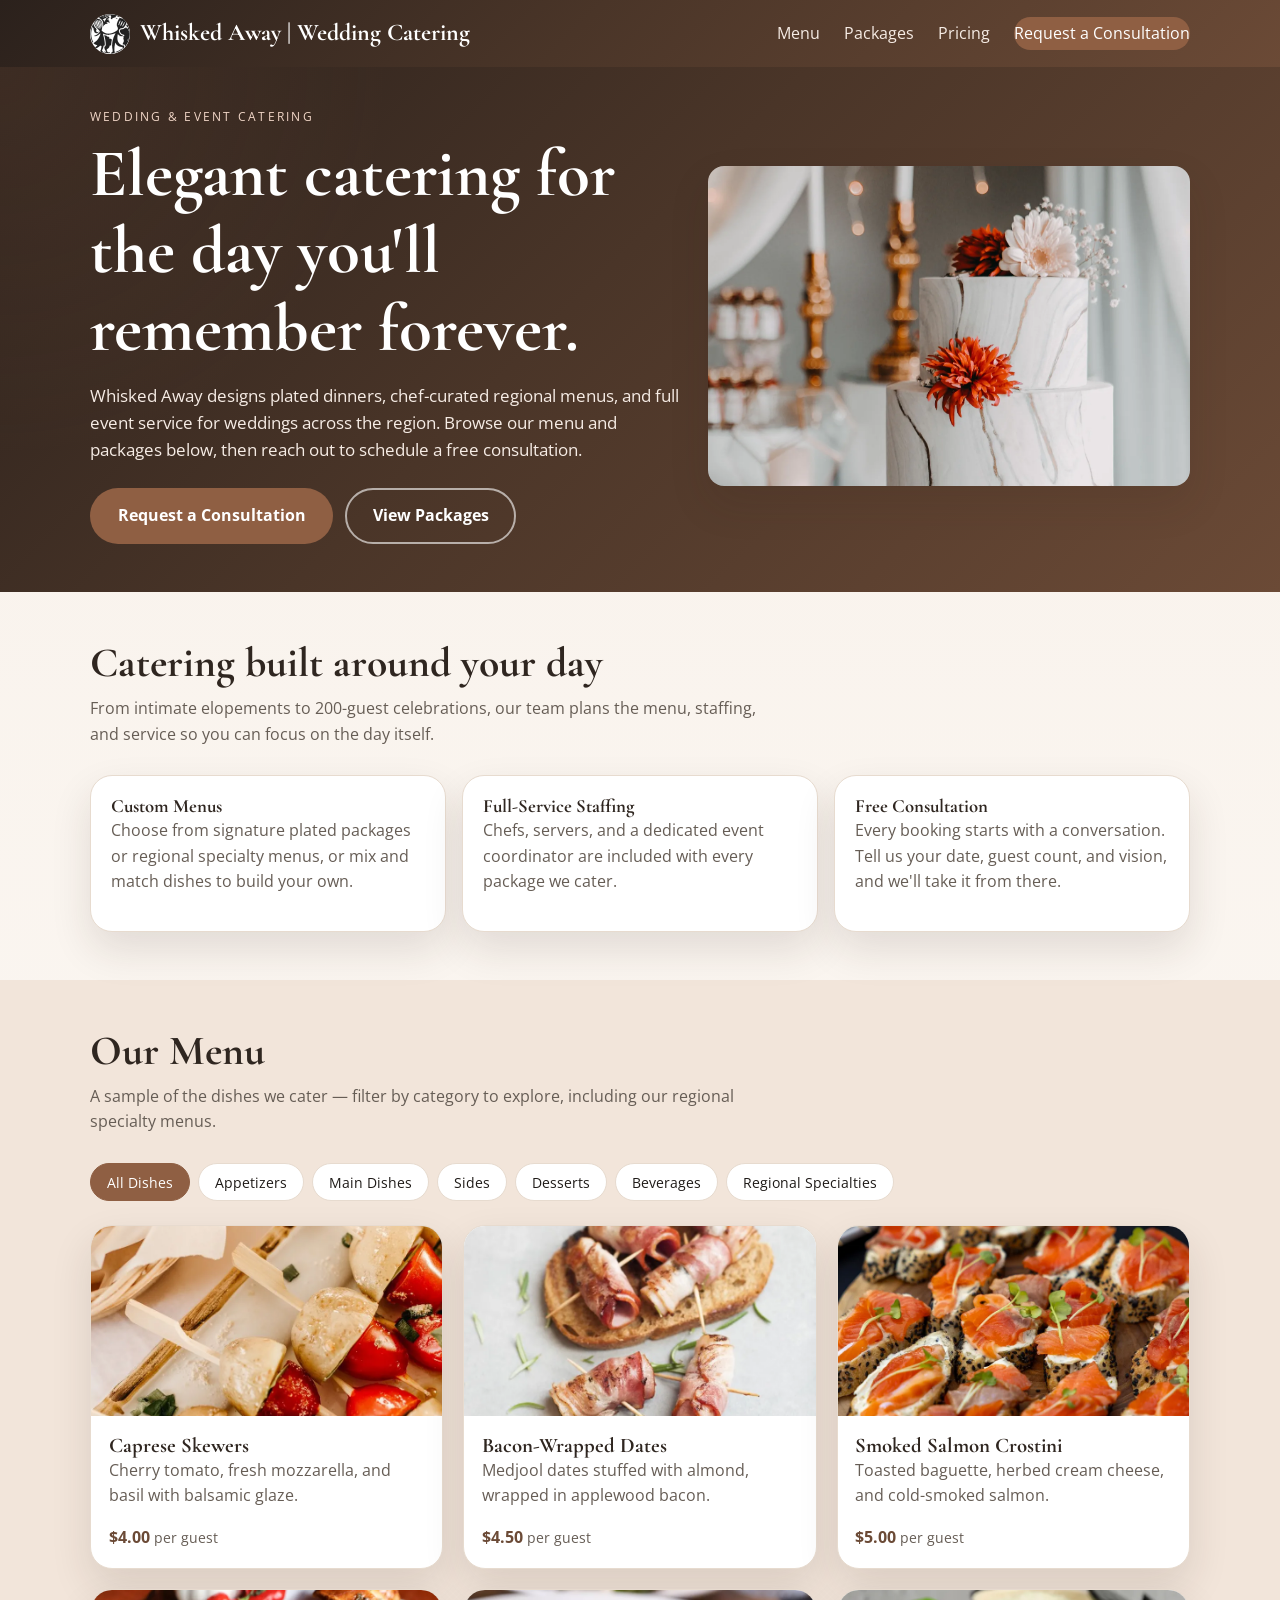
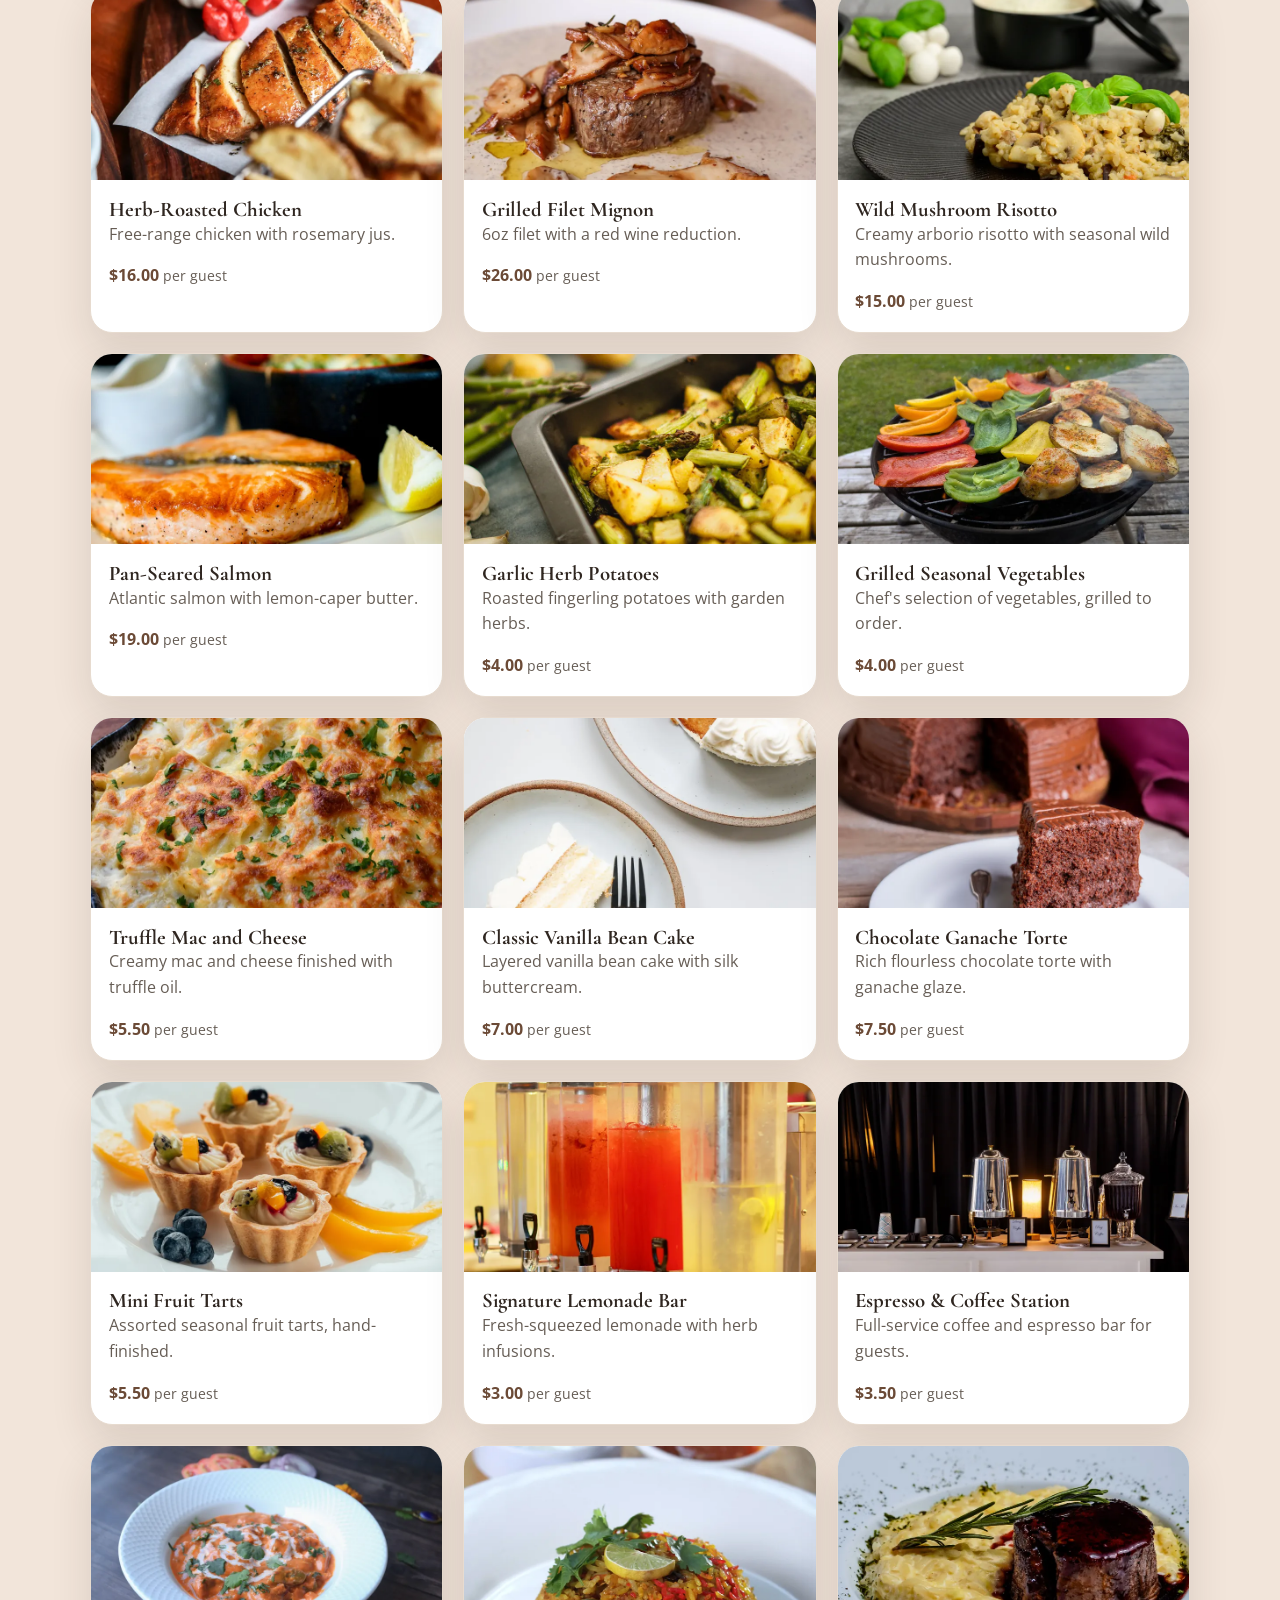
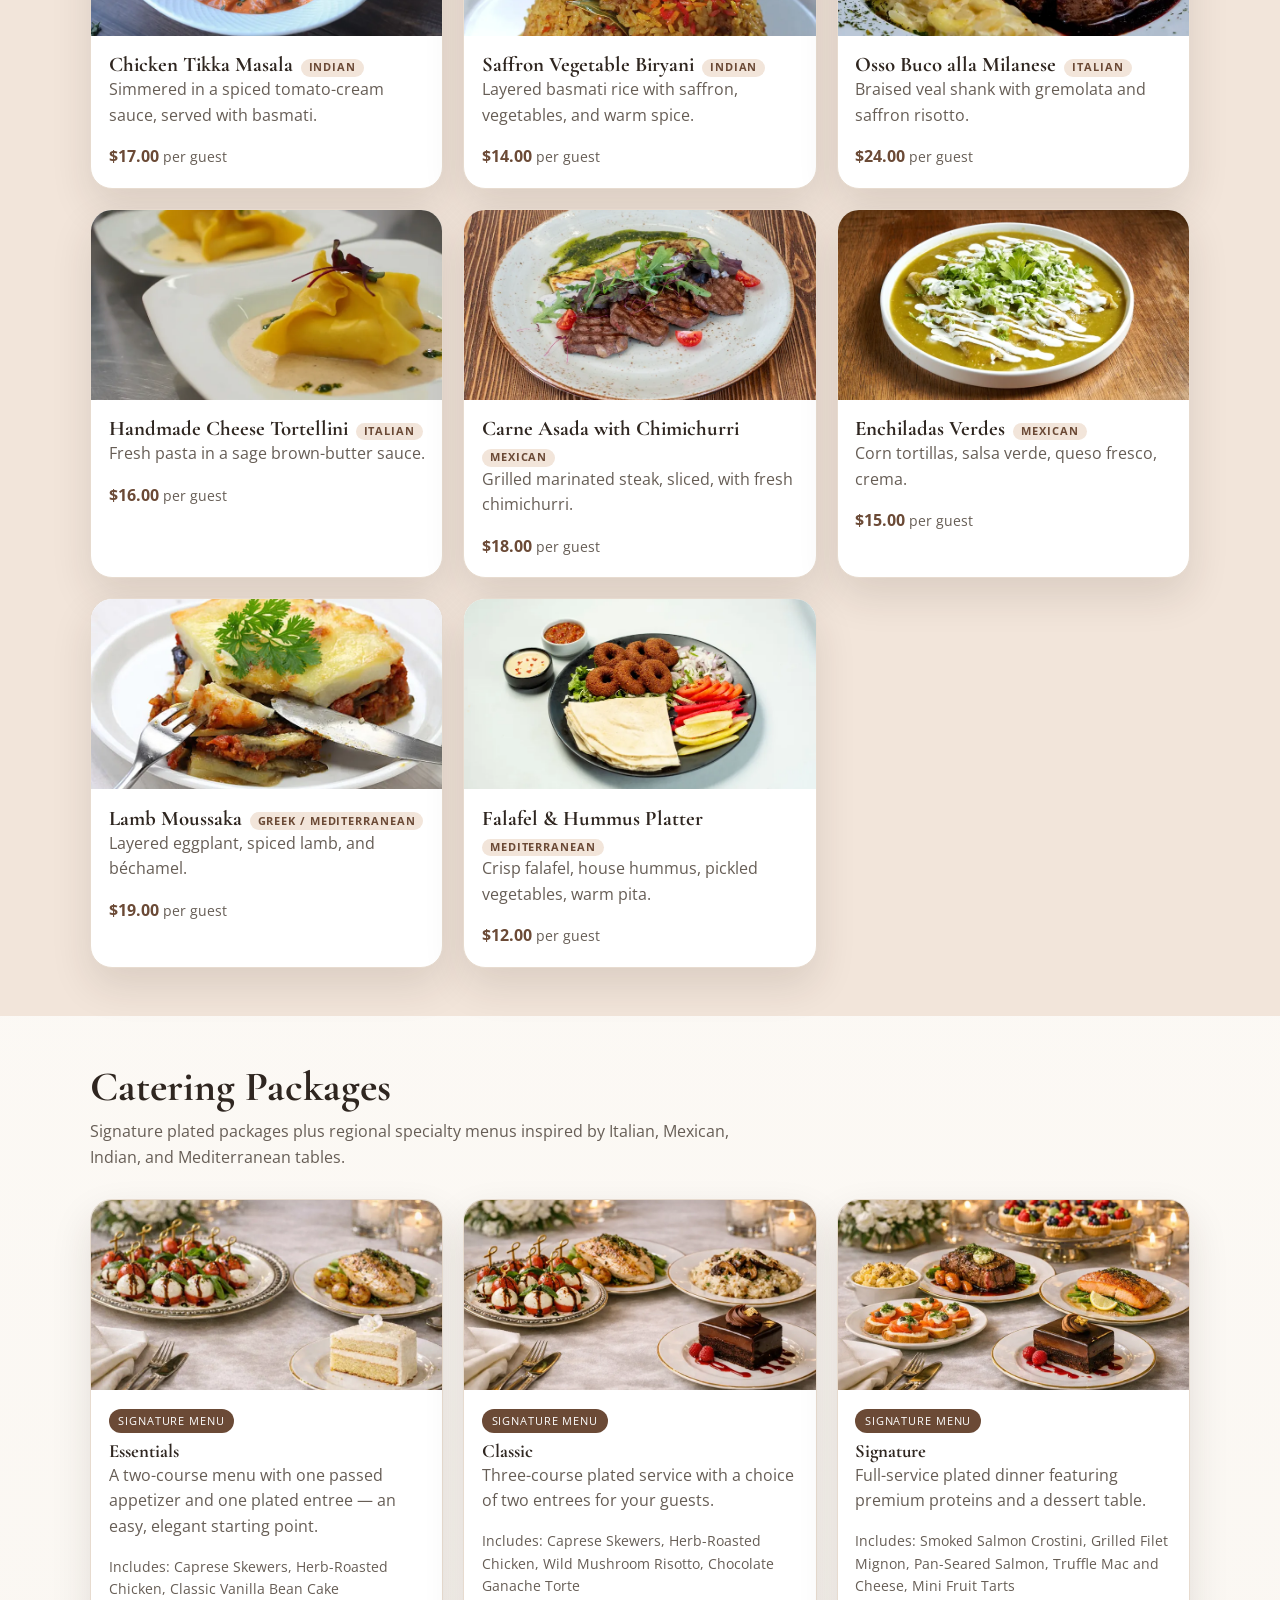
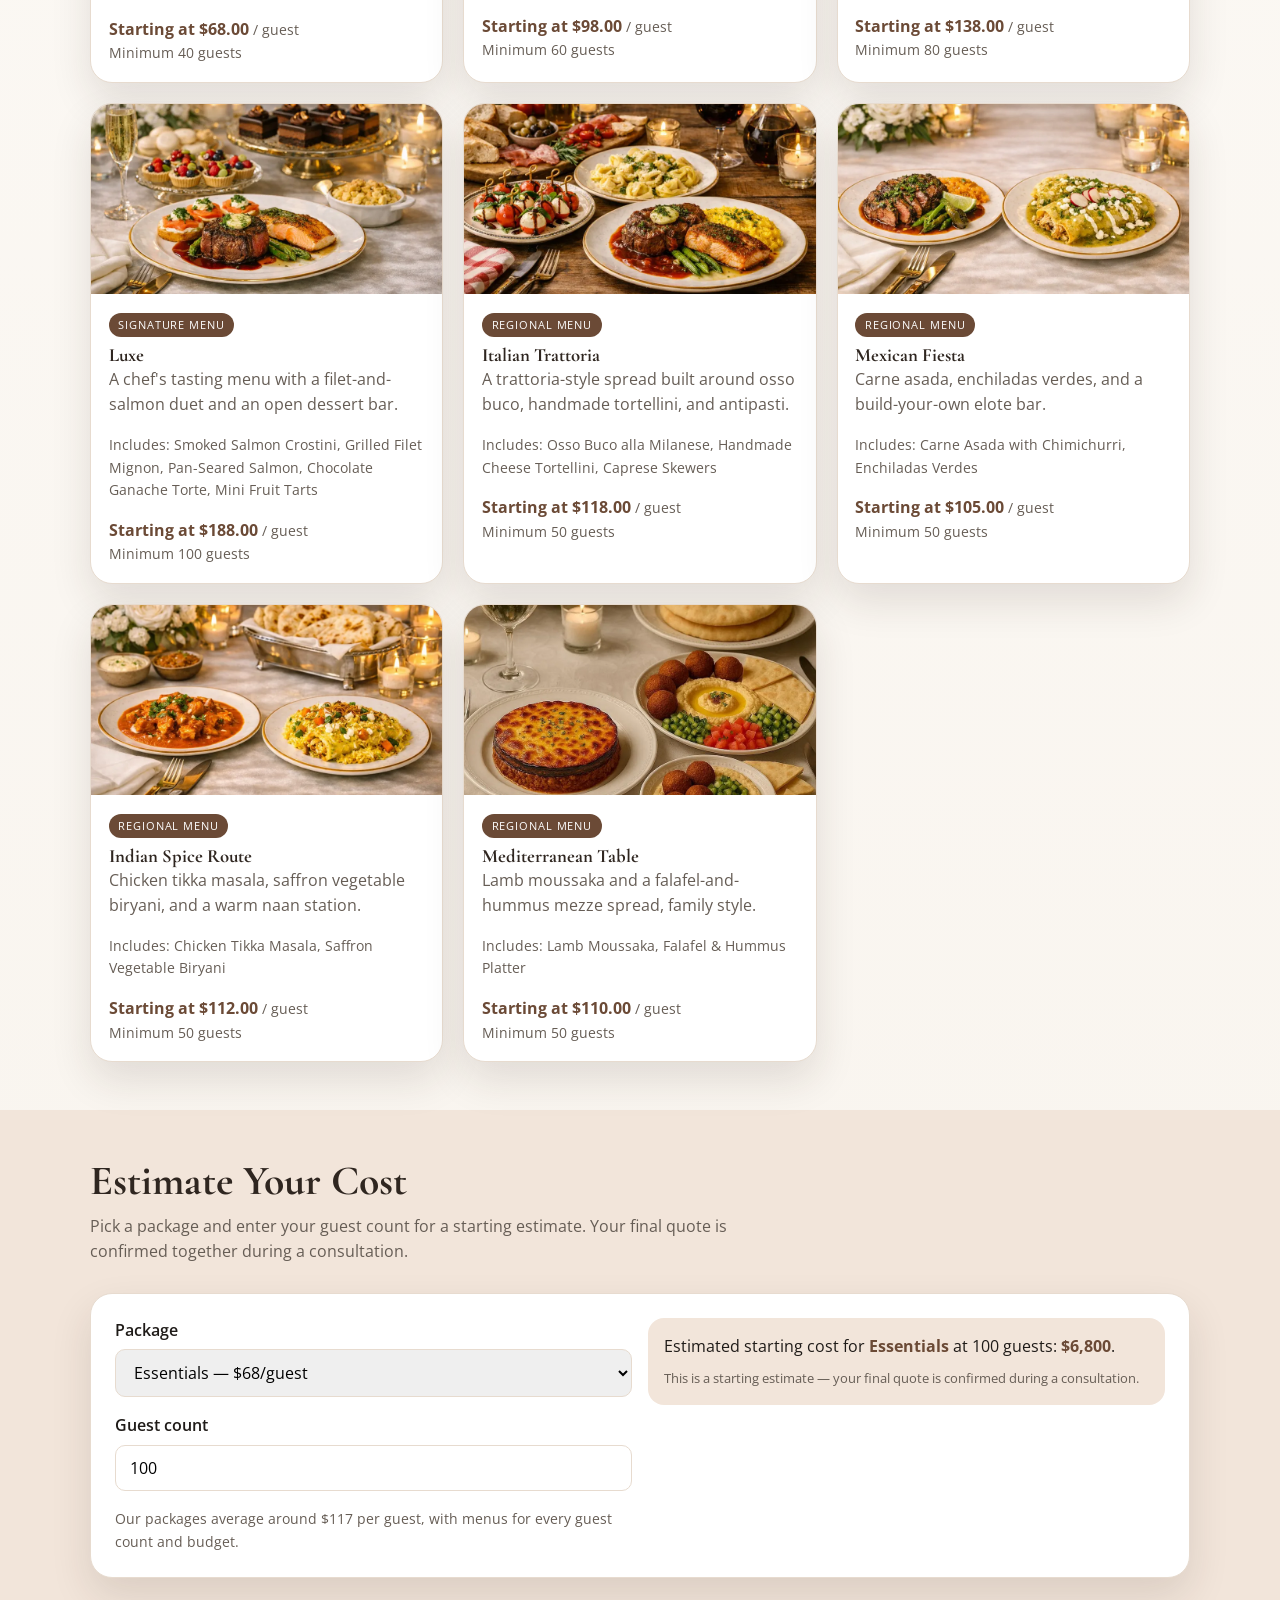
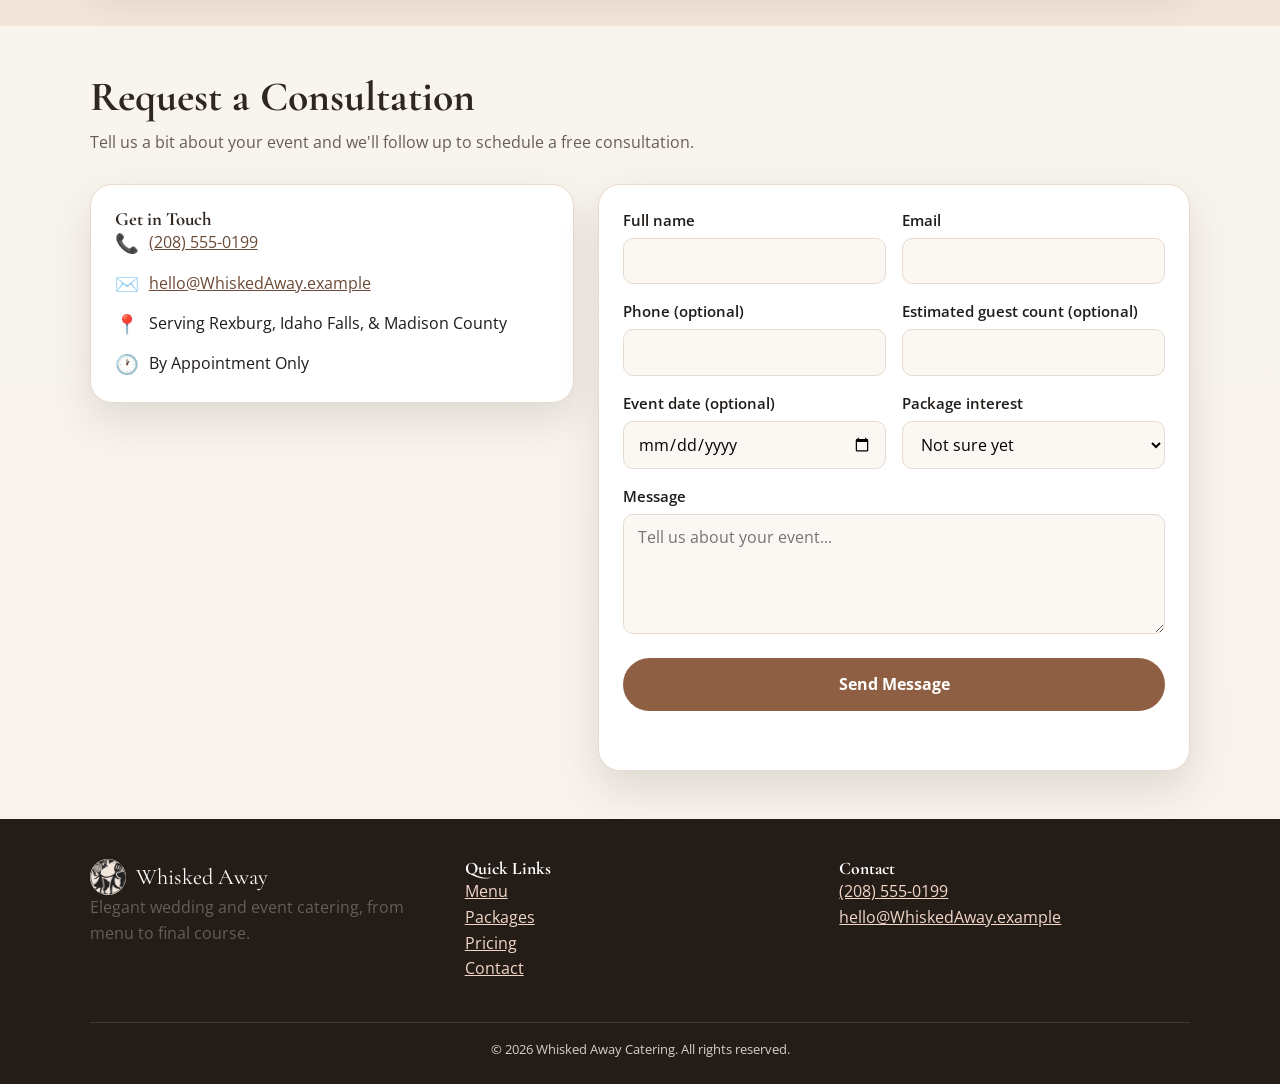
<file: index.html>
<!DOCTYPE html>
<html lang="en">
<head>
  <meta charset="UTF-8">
  <meta name="viewport" content="width=device-width, initial-scale=1.0">
  <title>Whisked Away | Wedding Catering</title>
  <meta name="description" content="Whisked Away is a wedding catering company offering plated dinners, regional specialty menus, and full event catering. Request a free consultation.">

  <link rel="icon" href="images/site/favicon.webp" type="image/webp">
  <link rel="apple-touch-icon" href="images/site/favicon.webp">
  <link rel="preconnect" href="https://fonts.googleapis.com">
  <link rel="preconnect" href="https://fonts.gstatic.com" crossorigin>
  <link rel="stylesheet" href="https://fonts.googleapis.com/css2?family=Cormorant+Garamond:wght@600;700&family=Open+Sans:wght@400;600;700&display=swap" media="print" onload="this.media='all'">
  <noscript><link rel="stylesheet" href="https://fonts.googleapis.com/css2?family=Cormorant+Garamond:wght@600;700&family=Open+Sans:wght@400;600;700&display=swap"></noscript>
  <link rel="stylesheet" href="styles/main.css">
  <script src="js/data.js" defer></script>
  <script src="js/app.js" defer></script>
</head>
<body>
  <a class="skip-link" href="#main">Skip to content</a>

  <header class="site-header">
    <div class="container nav">
      <a class="nav__brand" href="#top">
        <img src="images/site/logo-mark.webp" alt="" width="160" height="160">
        Whisked Away | Wedding Catering
      </a>

      <button class="nav__toggle" type="button" aria-expanded="false" aria-controls="primary-menu">
        Menu
      </button>

      <ul class="nav__menu" id="primary-menu">
        <li><a href="#gallery">Menu</a></li>
        <li><a href="#packages">Packages</a></li>
        <li><a href="#pricing">Pricing</a></li>
        <li><a href="#contact" class="nav__cta">Request a Consultation</a></li>
      </ul>
    </div>
  </header>

  <main id="main">
    <section class="hero" id="top">
      <div class="container hero__grid">
        <div>
          <p class="eyebrow">Wedding &amp; Event Catering</p>
          <h1>Elegant catering for the day you'll remember forever.</h1>
          <p class="hero__summary">
            Whisked Away designs plated dinners, chef-curated regional menus, and full event service
            for weddings across the region. Browse our menu and packages below, then reach out to
            schedule a free consultation.
          </p>
          <div class="hero__actions">
            <a class="btn btn--primary" href="#contact">Request a Consultation</a>
            <a class="btn btn--ghost" href="#packages">View Packages</a>
          </div>
        </div>
        <div class="hero__image">
          <img src="images/site/hero-tablescape.webp" alt="Elegant wedding cake" width="1600" height="900" fetchpriority="high">
        </div>
      </div>
    </section>

    <section class="section" id="about">
      <div class="container">
        <div class="section__head">
          <h2>Catering built around your day</h2>
          <p>From intimate elopements to 200-guest celebrations, our team plans the menu, staffing, and service so you can focus on the day itself.</p>
        </div>
        <div class="about__grid">
          <div class="about__card">
            <h3>Custom Menus</h3>
            <p>Choose from signature plated packages or regional specialty menus, or mix and match dishes to build your own.</p>
          </div>
          <div class="about__card">
            <h3>Full-Service Staffing</h3>
            <p>Chefs, servers, and a dedicated event coordinator are included with every package we cater.</p>
          </div>
          <div class="about__card">
            <h3>Free Consultation</h3>
            <p>Every booking starts with a conversation. Tell us your date, guest count, and vision, and we'll take it from there.</p>
          </div>
        </div>
      </div>
    </section>

    <section class="section section--muted" id="gallery">
      <div class="container">
        <div class="section__head">
          <h2>Our Menu</h2>
          <p>A sample of the dishes we cater — filter by category to explore, including our regional specialty menus.</p>
        </div>
        <div class="gallery__filters" role="group" aria-label="Filter menu by category"></div>
        <div class="gallery__grid"></div>
      </div>
    </section>

    <section class="section" id="packages">
      <div class="container">
        <div class="section__head">
          <h2>Catering Packages</h2>
          <p>Signature plated packages plus regional specialty menus inspired by Italian, Mexican, Indian, and Mediterranean tables.</p>
        </div>
        <div class="packages__grid"></div>
      </div>
    </section>

    <section class="section section--muted" id="pricing">
      <div class="container">
        <div class="section__head">
          <h2>Estimate Your Cost</h2>
          <p>Pick a package and enter your guest count for a starting estimate. Your final quote is confirmed together during a consultation.</p>
        </div>
        <div class="estimator">
          <div class="estimator__controls">
            <div>
              <label for="estimate-package">Package</label>
              <select id="estimate-package"></select>
            </div>
            <div>
              <label for="estimate-guests">Guest count</label>
              <input type="number" id="estimate-guests" min="1" step="1" value="100" inputmode="numeric">
            </div>
            <p class="estimator__average"></p>
          </div>
          <div class="estimator__result" aria-live="polite"></div>
        </div>
      </div>
    </section>

    <section class="section" id="contact">
      <div class="container">
        <div class="section__head">
          <h2>Request a Consultation</h2>
          <p>Tell us a bit about your event and we'll follow up to schedule a free consultation.</p>
        </div>

        <div class="contact__grid">
          <div class="contact__details">
            <h3>Get in Touch</h3>
            <ul>
              <li><span class="icon" aria-hidden="true">📞</span> <a href="tel:+13105550199">(208) 555-0199</a></li>
              <li><span class="icon" aria-hidden="true">✉️</span> <a href="mailto:hello@WhiskedAway.example">hello@WhiskedAway.example</a></li>
              <li><span class="icon" aria-hidden="true">📍</span> Serving Rexburg, Idaho Falls, &amp; Madison County</li>
              <li><span class="icon" aria-hidden="true">🕐</span> By Appointment Only</li>
            </ul>
          </div>

          <form class="contact-form" id="contact-form" novalidate>
            <div class="form-row">
              <div class="form-group">
                <label for="contact-name">Full name</label>
                <input type="text" id="contact-name" name="name" autocomplete="name" required>
              </div>
              <div class="form-group">
                <label for="contact-email">Email</label>
                <input type="email" id="contact-email" name="email" autocomplete="email" required>
              </div>
            </div>

            <div class="form-row">
              <div class="form-group">
                <label for="contact-phone">Phone (optional)</label>
                <input type="tel" id="contact-phone" name="phone" autocomplete="tel">
              </div>
              <div class="form-group">
                <label for="contact-guests">Estimated guest count (optional)</label>
                <input type="number" id="contact-guests" name="guest_count" min="1">
              </div>
            </div>

            <div class="form-row">
              <div class="form-group">
                <label for="contact-date">Event date (optional)</label>
                <input type="date" id="contact-date" name="event_date">
              </div>
              <div class="form-group">
                <label for="contact-package">Package interest</label>
                <select id="contact-package" name="preferred_package"></select>
              </div>
            </div>

            <div class="form-group">
              <label for="contact-message">Message</label>
              <textarea id="contact-message" name="message" required placeholder="Tell us about your event..."></textarea>
            </div>

            <!-- Honeypot: real users never see or fill this field -->
            <div class="form-group form-group--honeypot" aria-hidden="true">
              <label for="contact-website">Leave this field blank</label>
              <input type="text" id="contact-website" name="website" tabindex="-1" autocomplete="off">
            </div>

            <button class="btn btn--primary" type="submit">Send Message</button>
            <div class="form__status" role="status" aria-live="polite"></div>
          </form>
        </div>
      </div>
    </section>
  </main>

  <footer class="site-footer">
    <div class="container">
      <div class="footer__grid">
        <div>
          <div class="footer__brand">
              <img src="images/site/logo-mark.webp" alt="" width="160" height="160">
            Whisked Away
          </div>
          <p>Elegant wedding and event catering, from menu to final course.</p>
        </div>
        <div>
          <h3 style="color:#fff; font-size:1.1rem;">Quick Links</h3>
          <p><a href="#gallery">Menu</a><br><a href="#packages">Packages</a><br><a href="#pricing">Pricing</a><br><a href="#contact">Contact</a></p>
        </div>
        <div>
          <h3 style="color:#fff; font-size:1.1rem;">Contact</h3>
          <p>
            <a href="tel:+13105550199">(208) 555-0199</a><br>
            <a href="mailto:hello@WhiskedAway.example">hello@WhiskedAway.example</a>
          </p>
        </div>
      </div>
      <div class="footer__bottom">
        &copy; <span id="current-year"></span> Whisked Away Catering. All rights reserved.
      </div>
    </div>
  </footer>

</body>
</html>
</file>
<file: styles/main.css>
/* =====================================================================
   WhiskedAway — main stylesheet
   Mobile-first. Palette and type carried over from the site plan
   (styles/site-plan.css) so the built site matches the wireframe.
   ===================================================================== */

*,
*::before,
*::after {
  box-sizing: border-box;
}

:root {
  --ink: #1f1b18;
  --muted: #665d55;
  --paper: #fbf7f2;
  --panel: #ffffff;
  --accent: #8f5f43;
  --accent-dark: #6b4a36;
  --accent-soft: #f2e5da;
  --border: #e7dbcf;
  --success: #3f6b4a;
  --success-bg: #e8f2ea;
  --error: #a13f3f;
  --error-bg: #fbe9e9;
  --shadow: 0 18px 40px rgba(53, 37, 28, 0.12);
  --radius-lg: 22px;
  --radius-md: 16px;
  --radius-sm: 10px;
  --max-width: 1100px;
}

html {
  background: linear-gradient(180deg, #f8f1ea 0%, #fefcf9 35%, #f7f2eb 100%);
  scroll-behavior: smooth;
}

body {
  margin: 0;
  color: var(--ink);
  font-family: "Open Sans", Arial, sans-serif;
  line-height: 1.6;
}

img {
  max-width: 100%;
  display: block;
  border-radius: var(--radius-md);
  background: var(--accent-soft);
}

h1,
h2,
h3 {
  margin: 0;
  font-family: "Cormorant Garamond", Georgia, serif;
  line-height: 1.15;
  color: #2f2620;
}

p {
  margin: 0 0 1rem;
  color: var(--muted);
}

a {
  color: var(--accent-dark);
}

.container {
  width: min(100% - 2.5rem, var(--max-width));
  margin-inline: auto;
}

/* Skip link for keyboard/screen-reader users */
.skip-link {
  position: absolute;
  left: -999px;
  top: 0;
  background: var(--ink);
  color: #fff;
  padding: 0.75rem 1.25rem;
  z-index: 100;
  border-radius: 0 0 var(--radius-sm) 0;
}

.skip-link:focus {
  left: 0;
}

:focus-visible {
  outline: 3px solid var(--accent-dark);
  outline-offset: 2px;
}

/* ---------------------------------------------------------------------
   Header / nav
   --------------------------------------------------------------------- */
.site-header {
  background: linear-gradient(135deg, #2b211c 0%, #4a3528 45%, #6b4a36 100%);
  color: #fff;
  position: sticky;
  top: 0;
  z-index: 20;
}

.nav {
  display: flex;
  align-items: center;
  justify-content: space-between;
  padding-block: 0.85rem;
}

.nav__brand {
  display: flex;
  align-items: center;
  gap: 0.6rem;
  color: #fff;
  text-decoration: none;
  font-family: "Cormorant Garamond", Georgia, serif;
  font-size: 1.5rem;
  font-weight: 700;
}

.nav__brand img {
  width: 40px;
  height: 40px;
  border-radius: 50%;
  background: #fff;
}

.nav__toggle {
  background: transparent;
  border: 1px solid rgba(255, 255, 255, 0.4);
  color: #fff;
  border-radius: var(--radius-sm);
  padding: 0.5rem 0.75rem;
  font-size: 1rem;
  cursor: pointer;
}

.nav__menu {
  list-style: none;
  margin: 0;
  padding: 0;
  display: none;
  flex-direction: column;
  gap: 0.25rem;
  position: absolute;
  left: 0;
  right: 0;
  top: 100%;
  background: #362a22;
  padding: 1rem 1.25rem 1.5rem;
}

.nav__menu.is-open {
  display: flex;
}

.nav__menu a {
  color: #f6ece5;
  text-decoration: none;
  display: block;
  padding: 0.6rem 0.25rem;
  border-bottom: 1px solid rgba(255, 255, 255, 0.08);
}

.nav__cta {
  background: var(--accent);
  color: #fff !important;
  border-radius: 999px;
  text-align: center;
  margin-top: 0.5rem;
}

/* ---------------------------------------------------------------------
   Hero
   --------------------------------------------------------------------- */
.hero {
  padding: 2.5rem 0 3rem;
  background:
    radial-gradient(circle at top left, rgba(143, 95, 67, 0.18), transparent 28%),
    linear-gradient(135deg, #2b211c 0%, #4a3528 45%, #6b4a36 100%);
  color: #fff;
}

.hero__grid {
  display: grid;
  gap: 1.75rem;
}

.eyebrow {
  margin: 0 0 0.5rem;
  letter-spacing: 0.18em;
  text-transform: uppercase;
  font-size: 0.78rem;
  color: #f2d7c8;
}

.hero h1 {
  color: #fff;
  font-size: clamp(2.6rem, 8vw, 4.2rem);
}

.hero__summary {
  max-width: 38rem;
  margin: 1rem 0 1.5rem;
  font-size: clamp(0.95rem, 2vw, 1.05rem);
  color: #f6ece5;
}

.hero__actions {
  display: flex;
  flex-wrap: wrap;
  gap: 0.75rem;
}

.hero__image img {
  width: 100%;
  height: 240px;
  object-fit: cover;
  box-shadow: var(--shadow);
}

.btn {
  display: inline-block;
  border-radius: 999px;
  padding: 0.85rem 1.6rem;
  font-weight: 700;
  text-decoration: none;
  border: 2px solid transparent;
  cursor: pointer;
  font-size: 1rem;
  font-family: inherit;
}

.btn--primary {
  background: var(--accent);
  color: #fff;
}

.btn--ghost {
  background: transparent;
  color: #fff;
  border-color: rgba(255, 255, 255, 0.6);
}

/* ---------------------------------------------------------------------
   Shared section layout
   --------------------------------------------------------------------- */
.section {
  padding: 3rem 0;
}

.section--muted {
  background: var(--accent-soft);
}

.section__head {
  max-width: 42rem;
  margin-bottom: 1.75rem;
}

.section__head h2 {
  font-size: clamp(1.9rem, 5vw, 2.6rem);
  margin-bottom: 0.5rem;
}

/* ---------------------------------------------------------------------
   About
   --------------------------------------------------------------------- */
.about__grid {
  display: grid;
  gap: 1rem;
}

.about__card {
  background: var(--panel);
  border: 1px solid var(--border);
  border-radius: var(--radius-lg);
  padding: 1.25rem;
  box-shadow: var(--shadow);
}

/* ---------------------------------------------------------------------
   Food gallery
   --------------------------------------------------------------------- */
.gallery__filters {
  display: flex;
  flex-wrap: wrap;
  gap: 0.5rem;
  margin-bottom: 1.5rem;
}

.gallery__filters button {
  border: 1px solid var(--border);
  background: var(--panel);
  color: var(--ink);
  border-radius: 999px;
  padding: 0.55rem 1rem;
  font-size: 0.9rem;
  cursor: pointer;
  font-family: inherit;
}

.gallery__filters button.is-active {
  background: var(--accent);
  border-color: var(--accent);
  color: #fff;
}

.gallery__grid,
.packages__grid {
  display: grid;
  gap: 1.25rem;
  grid-template-columns: 1fr;
}

.food-card,
.package-card {
  background: var(--panel);
  border: 1px solid var(--border);
  border-radius: var(--radius-lg);
  overflow: hidden;
  box-shadow: var(--shadow);
  display: flex;
  flex-direction: column;
}

.food-card img,
.package-card img {
  width: 100%;
  height: 190px;
  object-fit: cover;
  border-radius: 0;
}

.food-card__body,
.package-card__body {
  padding: 1.1rem;
}

.food-card__body h3 {
  font-size: 1.3rem;
  display: flex;
  align-items: baseline;
  gap: 0.5rem;
  flex-wrap: wrap;
}

.food-card__origin {
  font-family: "Open Sans", Arial, sans-serif;
  font-size: 0.7rem;
  text-transform: uppercase;
  letter-spacing: 0.08em;
  background: var(--accent-soft);
  color: var(--accent-dark);
  padding: 0.15rem 0.5rem;
  border-radius: 999px;
}

.food-card__price,
.package-card__price {
  font-weight: 700;
  color: var(--accent-dark);
  margin-bottom: 0;
}

.food-card__price span,
.package-card__price span {
  font-weight: 400;
  color: var(--muted);
  font-size: 0.85rem;
}

.gallery__empty {
  grid-column: 1 / -1;
  text-align: center;
  color: var(--muted);
}

/* ---------------------------------------------------------------------
   Packages
   --------------------------------------------------------------------- */
.package-card__badge {
  display: inline-block;
  font-size: 0.7rem;
  text-transform: uppercase;
  letter-spacing: 0.08em;
  background: var(--accent-dark);
  color: #fff;
  padding: 0.2rem 0.6rem;
  border-radius: 999px;
  margin-bottom: 0.5rem;
}

.package-card__meta {
  font-size: 0.88rem;
}

.package-card__min {
  font-size: 0.85rem;
  color: var(--muted);
  margin-bottom: 0;
}

/* ---------------------------------------------------------------------
   Pricing estimator
   --------------------------------------------------------------------- */
.estimator {
  background: var(--panel);
  border: 1px solid var(--border);
  border-radius: var(--radius-lg);
  box-shadow: var(--shadow);
  padding: 1.5rem;
  display: grid;
  gap: 1rem;
}

.estimator__controls {
  display: grid;
  gap: 1rem;
}

.estimator label {
  display: block;
  font-weight: 600;
  margin-bottom: 0.35rem;
}

.estimator select,
.estimator input[type="number"] {
  width: 100%;
  padding: 0.7rem 0.85rem;
  border: 1px solid var(--border);
  border-radius: var(--radius-sm);
  font-size: 1rem;
  font-family: inherit;
}

.estimator__result {
  background: var(--accent-soft);
  border-radius: var(--radius-md);
  padding: 1rem;
  color: var(--ink);
}

.estimator__result strong {
  color: var(--accent-dark);
}

.estimator__disclaimer {
  display: block;
  margin-top: 0.5rem;
  font-size: 0.82rem;
  color: var(--muted);
}

.estimator__average {
  font-size: 0.9rem;
  color: var(--muted);
  margin: 0;
}

/* ---------------------------------------------------------------------
   Contact
   --------------------------------------------------------------------- */
.contact__grid {
  display: grid;
  gap: 1.5rem;
}

.contact__details {
  background: var(--panel);
  border: 1px solid var(--border);
  border-radius: var(--radius-lg);
  box-shadow: var(--shadow);
  padding: 1.5rem;
}

.contact__details ul {
  list-style: none;
  margin: 0;
  padding: 0;
  display: grid;
  gap: 0.85rem;
}

.contact__details li {
  display: flex;
  gap: 0.6rem;
  align-items: flex-start;
}

.contact__details .icon {
  font-size: 1.2rem;
  line-height: 1.4;
}

.contact-form {
  background: var(--panel);
  border: 1px solid var(--border);
  border-radius: var(--radius-lg);
  box-shadow: var(--shadow);
  padding: 1.5rem;
  display: grid;
  gap: 1rem;
}

.form-row {
  display: grid;
  gap: 1rem;
}

.form-group label {
  display: block;
  font-weight: 600;
  margin-bottom: 0.35rem;
  font-size: 0.92rem;
}

.form-group input,
.form-group select,
.form-group textarea {
  width: 100%;
  padding: 0.7rem 0.85rem;
  border: 1px solid var(--border);
  border-radius: var(--radius-sm);
  font-size: 1rem;
  font-family: inherit;
  background: var(--paper);
}

.form-group textarea {
  min-height: 120px;
  resize: vertical;
}

/* Honeypot field: hidden from sighted and AT users, spam bots still fill it */
.form-group--honeypot {
  position: absolute;
  left: -9999px;
  width: 1px;
  height: 1px;
  overflow: hidden;
}

.form__status {
  min-height: 1.2rem;
  padding: 0.6rem 0.85rem;
  border-radius: var(--radius-sm);
  font-size: 0.92rem;
}

.form__status--info {
  background: var(--accent-soft);
  color: var(--accent-dark);
}

.form__status--success {
  background: var(--success-bg);
  color: var(--success);
}

.form__status--error {
  background: var(--error-bg);
  color: var(--error);
}

/* ---------------------------------------------------------------------
   Footer
   --------------------------------------------------------------------- */
.site-footer {
  background: #241c17;
  color: #d9cfc6;
  padding: 2.5rem 0 1.5rem;
}

.footer__grid {
  display: grid;
  gap: 1.5rem;
  margin-bottom: 1.5rem;
}

.footer__brand {
  display: flex;
  align-items: center;
  gap: 0.6rem;
  color: #fff;
  font-family: "Cormorant Garamond", Georgia, serif;
  font-size: 1.4rem;
}

.footer__brand img {
  width: 36px;
  height: 36px;
  border-radius: 50%;
}

.site-footer a {
  color: #f2d7c8;
}

.footer__bottom {
  border-top: 1px solid rgba(255, 255, 255, 0.12);
  padding-top: 1rem;
  font-size: 0.82rem;
  text-align: center;
}

/* ---------------------------------------------------------------------
   Responsive: tablet and up (mobile-first — this file starts mobile,
   these queries progressively enhance for larger viewports)
   --------------------------------------------------------------------- */
@media (min-width: 640px) {
  .gallery__grid,
  .packages__grid {
    grid-template-columns: repeat(2, minmax(0, 1fr));
  }

  .form-row {
    grid-template-columns: repeat(2, minmax(0, 1fr));
  }
}

@media (min-width: 760px) {
  .nav__toggle {
    display: none;
  }

  .nav__menu {
    position: static;
    display: flex;
    flex-direction: row;
    align-items: center;
    background: transparent;
    padding: 0;
    gap: 1.5rem;
  }

  .nav__menu a {
    border-bottom: none;
    padding: 0.25rem 0;
  }

  .nav__cta {
    margin-top: 0;
  }

  .hero__grid {
    grid-template-columns: 1.1fr 0.9fr;
    align-items: center;
  }

  .hero__image img {
    height: 320px;
  }

  .about__grid {
    grid-template-columns: repeat(3, minmax(0, 1fr));
  }

  .contact__grid {
    grid-template-columns: 0.9fr 1.1fr;
    align-items: start;
  }

  .footer__grid {
    grid-template-columns: repeat(3, minmax(0, 1fr));
  }
}

@media (min-width: 980px) {
  .gallery__grid,
  .packages__grid {
    grid-template-columns: repeat(3, minmax(0, 1fr));
  }

  .estimator {
    grid-template-columns: 1fr 1fr;
    align-items: start;
  }
}

/* Respect reduced-motion preference */
@media (prefers-reduced-motion: reduce) {
  html {
    scroll-behavior: auto;
  }
  * {
    animation-duration: 0.001ms !important;
    animation-iteration-count: 1 !important;
    transition-duration: 0.001ms !important;
  }
}
</file>
